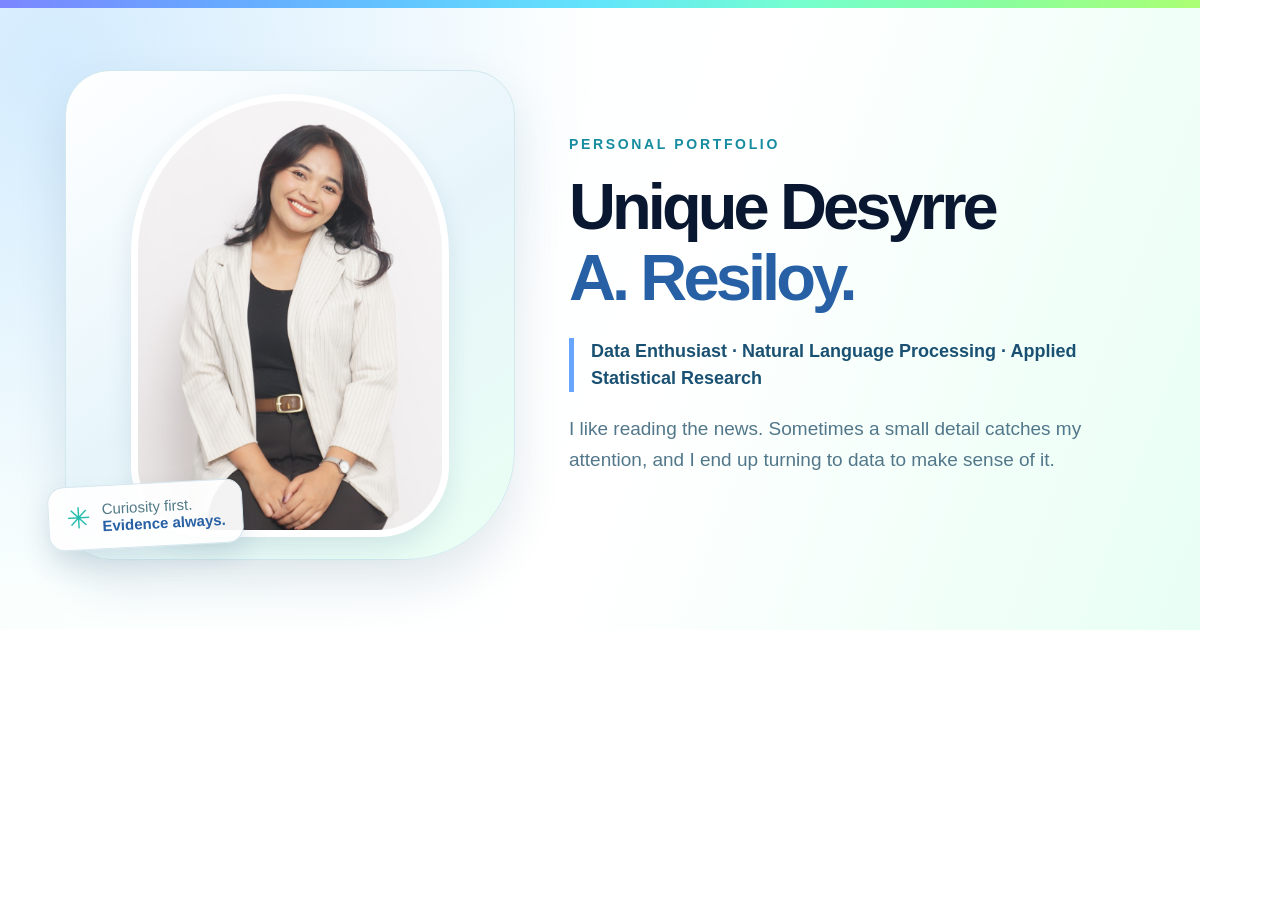
<file: social-card.html>
<!DOCTYPE html>
<html lang="en">
<head>
  <meta charset="UTF-8">
  <meta name="viewport" content="width=device-width, initial-scale=1">

  <style>
    * { box-sizing: border-box; }

    html, body {
      width: 1200px;
      height: 630px;
      margin: 0;
      overflow: hidden;
      font-family: Arial, sans-serif;
    }

    #social-card {
      position: relative;
      display: grid;
      grid-template-columns: 450px 1fr;
      align-items: center;
      gap: 54px;
      width: 1200px;
      height: 630px;
      padding: 55px 65px;
      color: #0a1730;
      background:
        radial-gradient(circle at 5% 10%, #afd8ff80, transparent 42%),
        linear-gradient(110deg, #f8fffd, #ffffff 55%, #e8fff5);
    }

    #social-card::before {
      content: "";
      position: absolute;
      inset: 0 0 auto;
      height: 8px;
      background: linear-gradient(
        90deg,
        #7c86ff, #68a5ff, #62c5ff,
        #63e5fb, #75ffce, #89fe9e, #abff72
      );
    }

    .photo-panel {
      position: relative;
      height: 490px;
      border: 1px solid #d1e8ee;
      border-radius: 45px 45px 110px 45px;
      background: linear-gradient(145deg, #ffffff, #e7f5fb, #eafff3);
      box-shadow: 0 22px 48px #174a7020;
    }

    .photo-frame {
      position: absolute;
      inset: 23px 65px 22px;
      overflow: hidden;
      background: #f7f9fa;
      border: 7px solid #ffffff;
      border-radius: 190px 190px 85px 85px;
      box-shadow: 0 12px 25px #174a701c;
    }

    .photo-frame img {
      width: 100%;
      height: 100%;
      object-fit: cover;
    }

    .curiosity {
      position: absolute;
      bottom: 12px;
      left: -18px;
      display: flex;
      align-items: center;
      gap: 12px;
      padding: 14px 17px;
      border-radius: 16px;
      border: 1px solid #d7e7ef;
      background: #ffffffef;
      color: #547b88;
      box-shadow: 0 12px 26px #234c7220;
      transform: rotate(-3deg);
      font-size: 15px;
    }

    .curiosity strong {
      display: block;
      color: #2760a5;
    }

    .star {
      color: #24bcae;
      font-size: 29px;
    }

    .eyebrow {
      font-size: 14px;
      letter-spacing: .19em;
      font-weight: 800;
      color: #168ca0;
      margin-bottom: 20px;
    }

    h1 {
      margin: 0 0 25px;
      font-size: 65px;
      line-height: 1.09;
      letter-spacing: -.06em;
      color: #0a1730;
    }

    h1 span { color: #2760a5; }

    .expertise {
      border-left: 5px solid #68a5ff;
      padding-left: 17px;
      color: #1a5172;
      font-size: 18px;
      line-height: 1.5;
      font-weight: 700;
    }

    .description {
      margin-top: 22px;
      max-width: 530px;
      font-size: 19px;
      line-height: 1.6;
      color: #52778a;
    }
  </style>
</head>

<body>
  <main id="social-card">
    <div class="photo-panel">
      <div class="photo-frame">
        <img id="social-photo" alt="Portrait of Unique">
      </div>

      <div class="curiosity">
        <span class="star">✳</span>
        <span>
          Curiosity first.
          <strong>Evidence always.</strong>
        </span>
      </div>
    </div>

    <div>
      <div class="eyebrow">PERSONAL PORTFOLIO</div>

      <h1>
        Unique Desyrre<br>
        <span>A. Resiloy.</span>
      </h1>

      <div class="expertise" id="social-expertise"></div>

      <p class="description">
        I like reading the news. Sometimes a small detail
        catches my attention, and I end up turning to data
        to make sense of it.
      </p>
    </div>
  </main>

  <script src="data.js"></script>
  <script>
    const profile = window.PORTFOLIO_DATA.profile;

    document.getElementById("social-photo").src = profile.photo;
    document.getElementById("social-expertise").textContent =
      profile.expertise.replace(/\s*\|\s*/g, " · ");
  </script>
</body>
</html>
</file>
